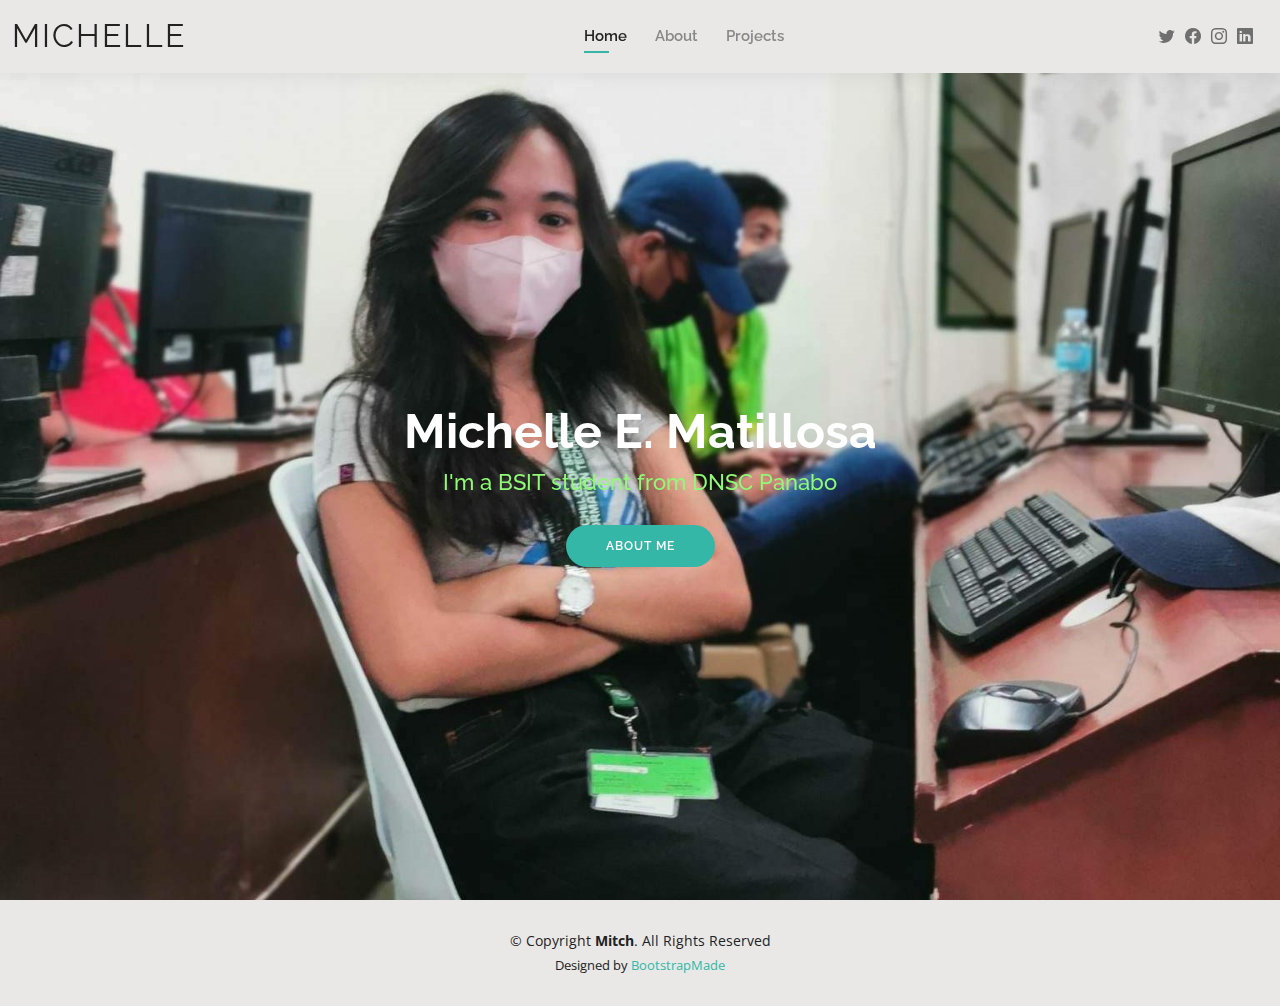
<file: index.html>
<!DOCTYPE html>
<html lang="en">

<head>
  <meta charset="utf-8">
  <meta content="width=device-width, initial-scale=1.0" name="viewport">

  <title>Mitch Portfolio - Home</title>
  <meta content="" name="description">
  <meta content="" name="keywords">

  <!-- Favicons -->
  <link href="assets/img/favicon.png" rel="icon">
  <link href="assets/img/apple-touch-icon.png" rel="apple-touch-icon">

  <!-- Google Fonts -->
  <link href="https://fonts.googleapis.com/css?family=Open+Sans:300,300i,400,400i,600,600i,700,700i|Raleway:300,300i,400,400i,500,500i,600,600i,700,700i|Poppins:300,300i,400,400i,500,500i,600,600i,700,700i" rel="stylesheet">

  <!-- Vendor CSS Files -->
  <link href="assets/vendor/aos/aos.css" rel="stylesheet">
  <link href="assets/vendor/bootstrap/css/bootstrap.min.css" rel="stylesheet">
  <link href="assets/vendor/bootstrap-icons/bootstrap-icons.css" rel="stylesheet">
  <link href="assets/vendor/boxicons/css/boxicons.min.css" rel="stylesheet">
  <link href="assets/vendor/glightbox/css/glightbox.min.css" rel="stylesheet">
  <link href="assets/vendor/swiper/swiper-bundle.min.css" rel="stylesheet">

  <!-- Template Main CSS File -->
  <link href="assets/css/style.css" rel="stylesheet">

  <!-- =======================================================
  * Template Name: Kelly
  * Template URL: https://bootstrapmade.com/kelly-free-bootstrap-cv-resume-html-template/
  * Updated: Mar 17 2024 with Bootstrap v5.3.3
  * Author: BootstrapMade.com
  * License: https://bootstrapmade.com/license/
  ======================================================== -->
</head>

<body>

  <!-- ======= Header ======= -->
  <header id="header" class="fixed-top">
    <div class="container-fluid d-flex justify-content-between align-items-center">

      <h1 class="logo me-auto me-lg-0"><a href="index.html">Michelle</a></h1>
      <!-- Uncomment below if you prefer to use an image logo -->
      <!-- <a href="index.html" class="logo"><img src="assets/img/logo.png" alt="" class="img-fluid"></a>-->

      <nav id="navbar" class="navbar order-last order-lg-0">
        <ul>
          <li><a class="active" href="index.html">Home</a></li>
          <li><a href="about.html">About</a></li>

          <li><a href="services.html">Projects</a></li>

        </ul>
        <i class="bi bi-list mobile-nav-toggle"></i>
      </nav><!-- .navbar -->

      <div class="header-social-links">
        <a href="#" class="twitter"><i class="bi bi-twitter"></i></a>
        <a href="#" class="facebook"><i class="bi bi-facebook"></i></a>
        <a href="#" class="instagram"><i class="bi bi-instagram"></i></a>
        <a href="#" class="linkedin"><i class="bi bi-linkedin"></i></i></a>
      </div>

    </div>

  </header><!-- End Header -->

  <!-- ======= Hero Section ======= -->
  <section id="hero" class="d-flex align-items-center">
    <div class="container d-flex flex-column align-items-center" data-aos="zoom-in" data-aos-delay="100">
      <h1>Michelle E. Matillosa</h1>
      <h2>I'm a BSIT student   from DNSC Panabo</h2>
      <a href="about.html" class="btn-about">About Me</a>
    </div>
  </section><!-- End Hero -->

  <!-- ======= Footer ======= -->
  <footer id="footer">
    <div class="container">
      <div class="copyright">
        &copy; Copyright <strong><span> Mitch</span></strong>. All Rights Reserved
      </div>
      <div class="credits">
        <!-- All the links in the footer should remain intact. -->
        <!-- You can delete the links only if you purchased the pro version. -->
        <!-- Licensing information: https://bootstrapmade.com/license/ -->
        <!-- Purchase the pro version with working PHP/AJAX contact form: https://bootstrapmade.com/kelly-free-bootstrap-cv-resume-html-template/ -->
        Designed by <a href="https://bootstrapmade.com/">BootstrapMade</a>
      </div>
    </div>
  </footer><!-- End  Footer -->

  <div id="preloader"></div>
  <a href="#" class="back-to-top d-flex align-items-center justify-content-center"><i class="bi bi-arrow-up-short"></i></a>

  <!-- Vendor JS Files -->
  <script src="assets/vendor/purecounter/purecounter_vanilla.js"></script>
  <script src="assets/vendor/aos/aos.js"></script>
  <script src="assets/vendor/bootstrap/js/bootstrap.bundle.min.js"></script>
  <script src="assets/vendor/glightbox/js/glightbox.min.js"></script>
  <script src="assets/vendor/isotope-layout/isotope.pkgd.min.js"></script>
  <script src="assets/vendor/swiper/swiper-bundle.min.js"></script>
  <script src="assets/vendor/waypoints/noframework.waypoints.js"></script>
  <script src="assets/vendor/php-email-form/validate.js"></script>

  <!-- Template Main JS File -->
  <script src="assets/js/main.js"></script>

</body>

</html>
</file>
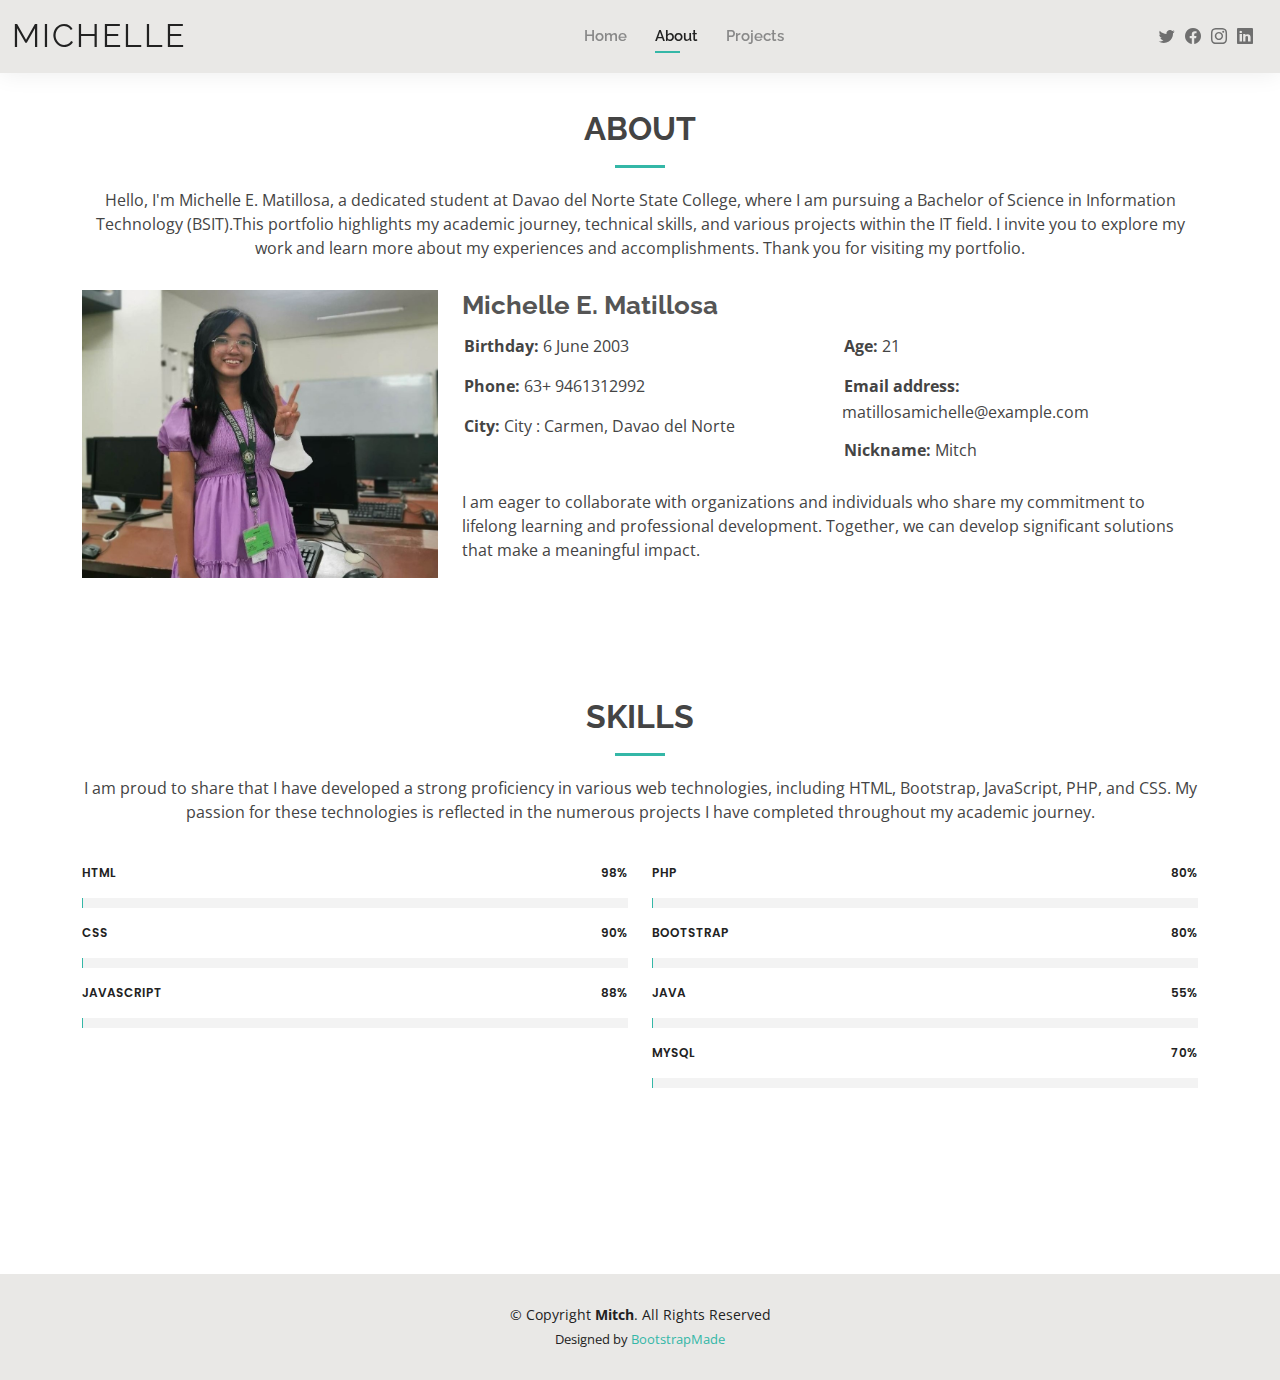
<file: about.html>
<!DOCTYPE html>
<html lang="en">

<head>
  <meta charset="utf-8">
  <meta content="width=device-width, initial-scale=1.0" name="viewport">

  <title>About - Michelle Portfolio</title>
  <meta content="" name="description">
  <meta content="" name="keywords">

  <!-- Favicons -->
  <link href="assets/img/favicon.png" rel="icon">
  <link href="assets/img/apple-touch-icon.png" rel="apple-touch-icon">

  <!-- Google Fonts -->
  <link href="https://fonts.googleapis.com/css?family=Open+Sans:300,300i,400,400i,600,600i,700,700i|Raleway:300,300i,400,400i,500,500i,600,600i,700,700i|Poppins:300,300i,400,400i,500,500i,600,600i,700,700i" rel="stylesheet">

  <!-- Vendor CSS Files -->
  <link href="assets/vendor/aos/aos.css" rel="stylesheet">
  <link href="assets/vendor/bootstrap/css/bootstrap.min.css" rel="stylesheet">
  <link href="assets/vendor/bootstrap-icons/bootstrap-icons.css" rel="stylesheet">
  <link href="assets/vendor/boxicons/css/boxicons.min.css" rel="stylesheet">
  <link href="assets/vendor/glightbox/css/glightbox.min.css" rel="stylesheet">
  <link href="assets/vendor/swiper/swiper-bundle.min.css" rel="stylesheet">

  <!-- Template Main CSS File -->
  <link href="assets/css/style.css" rel="stylesheet">

  <!-- =======================================================
  * Template Name: Kelly
  * Template URL: https://bootstrapmade.com/kelly-free-bootstrap-cv-resume-html-template/
  * Updated: Mar 17 2024 with Bootstrap v5.3.3
  * Author: BootstrapMade.com
  * License: https://bootstrapmade.com/license/
  ======================================================== -->
</head>

<body>

  <!-- ======= Header ======= -->
  <header id="header" class="fixed-top">
    <div class="container-fluid d-flex justify-content-between align-items-center">

      <h1 class="logo me-auto me-lg-0"><a href="index.html">Michelle</a></h1>
      <!-- Uncomment below if you prefer to use an image logo -->
      <!-- <a href="index.html" class="logo"><img src="assets/img/logo.png" alt="" class="img-fluid"></a>-->

      <nav id="navbar" class="navbar order-last order-lg-0">
        <ul>
          <li><a href="index.html">Home</a></li>
          <li><a class="active" href="about.html">About</a></li>
  
          <li><a href="services.html">Projects</a></li>

        </ul>
        <i class="bi bi-list mobile-nav-toggle"></i>
      </nav><!-- .navbar -->

      <div class="header-social-links">
        <a href="#" class="twitter"><i class="bi bi-twitter"></i></a>
        <a href="#" class="facebook"><i class="bi bi-facebook"></i></a>
        <a href="#" class="instagram"><i class="bi bi-instagram"></i></a>
        <a href="#" class="linkedin"><i class="bi bi-linkedin"></i></i></a>
      </div>

    </div>

  </header><!-- End Header -->

  <main id="main">

    <!-- ======= About Section ======= -->
    <section id="about" class="about">
      <div class="container" data-aos="fade-up">

        <div class="section-title">
          <h2>About</h2>
          <p>Hello, I'm Michelle E. Matillosa, a dedicated student at Davao del Norte State College, where I am pursuing a Bachelor of Science in Information Technology (BSIT).This portfolio highlights my academic journey, technical skills, and various projects within the IT field. I invite you to explore my work and learn more about my experiences and accomplishments. Thank you for visiting my portfolio.</p>
        </div>

        <div class="row">
          <div class="col-lg-4">
            <img src="assets/img/Hi1.jpg" class="img-fluid" alt="">
          </div>
          <div class="col-lg-8 pt-4 pt-lg-0 content">
            <h3>Michelle E. Matillosa</h3>
           
            <div class="row">
              <div class="col-lg-6">
                <ul>
                  <li><i class="bi bi-rounded-right"></i> <strong>Birthday:</strong> 6 June 2003</li>

                  <li><i class="bi bi-rounded-right"></i> <strong>Phone:</strong> 63+ 9461312992</li>
                  <li><i class="bi bi-rounded-right"></i> <strong>City:</strong> City : Carmen, Davao del Norte</li>
                </ul>
              </div>
              <div class="col-lg-6">
                <ul>
                  <li><i class="bi bi-rounded-right"></i> <strong>Age:</strong> 21</li>

                  <li><i class="bi bi-rounded-right"></i> <strong>Email address:</strong> matillosamichelle@example.com</li>
                  <li><i class="bi bi-rounded-right"></i> <strong>Nickname:</strong> Mitch</li>
                </ul>
              </div>
           
            </div>
            <p>
            I am eager to collaborate with organizations and individuals who share my commitment to lifelong learning and professional development. Together, we can develop significant solutions that make a meaningful impact.
            </p>
          </div>
        </div>

      </div>
    </section><!-- End About Section -->

    <!-- ======= Skills Section ======= -->
    <section id="skills" class="skills">
      <div class="container" data-aos="fade-up">

        <div class="section-title">
          <h2>Skills</h2>
          <p>I am proud to share that I have developed a strong proficiency in various web technologies, including HTML, Bootstrap, JavaScript, PHP, and CSS. My passion for these technologies is reflected in the numerous projects I have completed throughout my academic journey.</p>
        </div>

        <div class="row skills-content">

          <div class="col-lg-6">

            <div class="progress">
              <span class="skill">HTML <i class="val">98%</i></span>
              <div class="progress-bar-wrap">
                <div class="progress-bar" role="progressbar" aria-valuenow="100" aria-valuemin="0" aria-valuemax="100"></div>
              </div>
            </div>

            <div class="progress">
              <span class="skill">CSS <i class="val">90%</i></span>
              <div class="progress-bar-wrap">
                <div class="progress-bar" role="progressbar" aria-valuenow="90" aria-valuemin="0" aria-valuemax="100"></div>
              </div>
            </div>

            <div class="progress">
              <span class="skill">JavaScript <i class="val">88%</i></span>
              <div class="progress-bar-wrap">
                <div class="progress-bar" role="progressbar" aria-valuenow="75" aria-valuemin="0" aria-valuemax="100"></div>
              </div>
            </div>

          </div>

          <div class="col-lg-6">

            <div class="progress">
              <span class="skill">PHP <i class="val">80%</i></span>
              <div class="progress-bar-wrap">
                <div class="progress-bar" role="progressbar" aria-valuenow="80" aria-valuemin="0" aria-valuemax="100"></div>
              </div>
            </div>

            <div class="progress">
              <span class="skill">Bootstrap <i class="val">80%</i></span>
              <div class="progress-bar-wrap">
                <div class="progress-bar" role="progressbar" aria-valuenow="90" aria-valuemin="0" aria-valuemax="100"></div>
              </div>
            </div>

            <div class="progress">
              <span class="skill">Java <i class="val">55%</i></span>
              <div class="progress-bar-wrap">
                <div class="progress-bar" role="progressbar" aria-valuenow="55" aria-valuemin="0" aria-valuemax="100"></div>
              </div>
            </div>
            
            <div class="progress">
              <span class="skill">MySQL <i class="val">70%</i></span>
              <div class="progress-bar-wrap">
                <div class="progress-bar" role="progressbar" aria-valuenow="55" aria-valuemin="0" aria-valuemax="100"></div>
              </div>
            </div>

          </div>

        </div>

      </div>
    </section><!-- End Skills Section -->

    <!-- ======= Facts Section ======= -->
    <section id="facts" class="facts">
      <div class="container" data-aos="fade-up">

      
      
      </div>
    </section><!-- End Facts Section -->

 

  <!-- ======= Footer ======= -->
  <footer id="footer">
    <div class="container">
      <div class="copyright">
        &copy; Copyright <strong><span>Mitch</span></strong>. All Rights Reserved
      </div>
      <div class="credits">
        <!-- All the links in the footer should remain intact. -->
        <!-- You can delete the links only if you purchased the pro version. -->
        <!-- Licensing information: https://bootstrapmade.com/license/ -->
        <!-- Purchase the pro version with working PHP/AJAX contact form: https://bootstrapmade.com/kelly-free-bootstrap-cv-resume-html-template/ -->
        Designed by <a href="https://bootstrapmade.com/">BootstrapMade</a>
      </div>
    </div>
  </footer><!-- End  Footer -->

  <div id="preloader"></div>
  <a href="#" class="back-to-top d-flex align-items-center justify-content-center"><i class="bi bi-arrow-up-short"></i></a>

  <!-- Vendor JS Files -->
  <script src="assets/vendor/purecounter/purecounter_vanilla.js"></script>
  <script src="assets/vendor/aos/aos.js"></script>
  <script src="assets/vendor/bootstrap/js/bootstrap.bundle.min.js"></script>
  <script src="assets/vendor/glightbox/js/glightbox.min.js"></script>
  <script src="assets/vendor/isotope-layout/isotope.pkgd.min.js"></script>
  <script src="assets/vendor/swiper/swiper-bundle.min.js"></script>
  <script src="assets/vendor/waypoints/noframework.waypoints.js"></script>
  <script src="assets/vendor/php-email-form/validate.js"></script>

  <!-- Template Main JS File -->
  <script src="assets/js/main.js"></script>

</body>

</html>
</file>
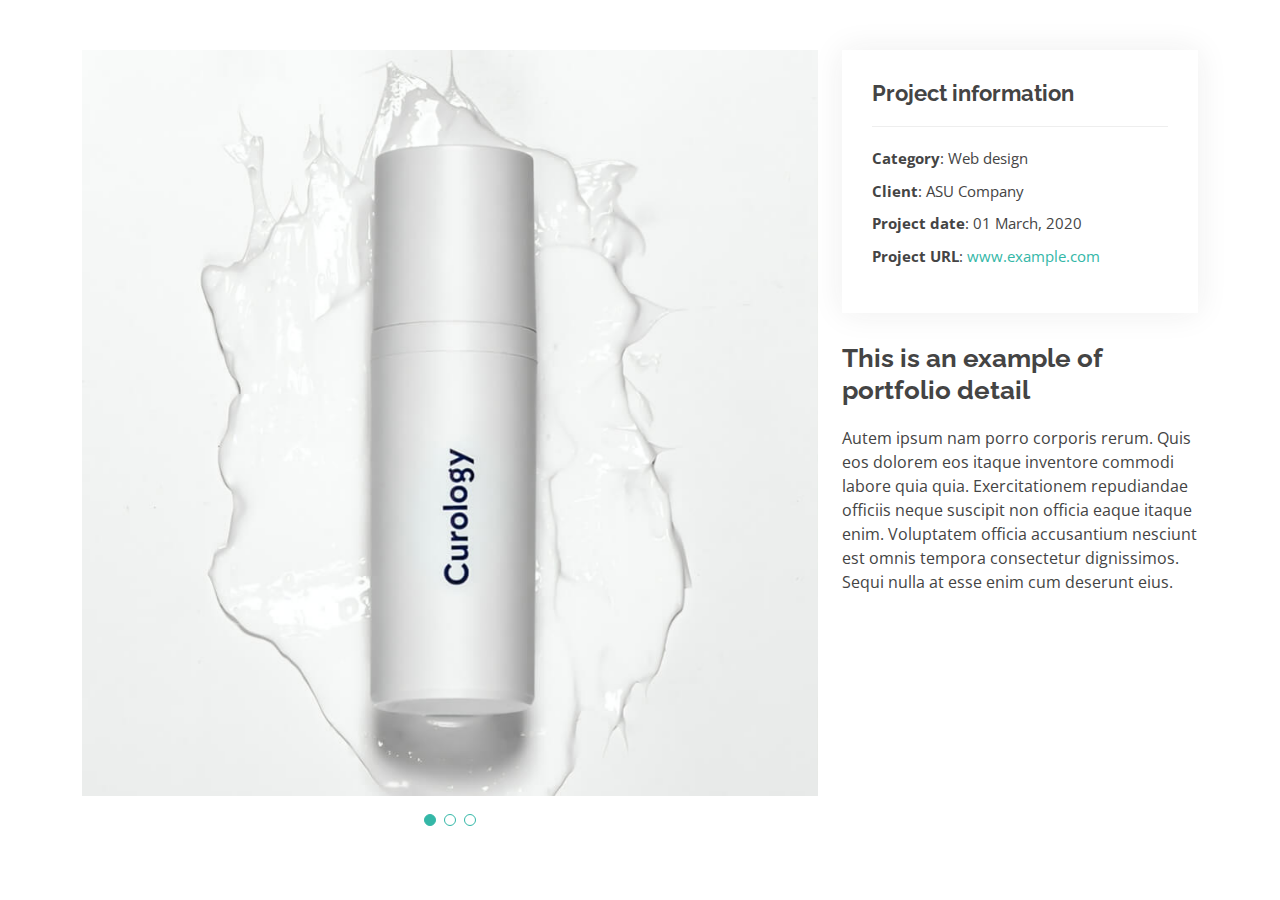
<file: portfolio-details.html>
<!DOCTYPE html>
<html lang="en">

<head>
  <meta charset="utf-8">
  <meta content="width=device-width, initial-scale=1.0" name="viewport">

  <title>Portfolio Details - Kelly Bootstrap Template</title>
  <meta content="" name="description">
  <meta content="" name="keywords">

  <!-- Favicons -->
  <link href="assets/img/favicon.png" rel="icon">
  <link href="assets/img/apple-touch-icon.png" rel="apple-touch-icon">

  <!-- Google Fonts -->
  <link href="https://fonts.googleapis.com/css?family=Open+Sans:300,300i,400,400i,600,600i,700,700i|Raleway:300,300i,400,400i,500,500i,600,600i,700,700i|Poppins:300,300i,400,400i,500,500i,600,600i,700,700i" rel="stylesheet">

  <!-- Vendor CSS Files -->
  <link href="assets/vendor/aos/aos.css" rel="stylesheet">
  <link href="assets/vendor/bootstrap/css/bootstrap.min.css" rel="stylesheet">
  <link href="assets/vendor/bootstrap-icons/bootstrap-icons.css" rel="stylesheet">
  <link href="assets/vendor/boxicons/css/boxicons.min.css" rel="stylesheet">
  <link href="assets/vendor/glightbox/css/glightbox.min.css" rel="stylesheet">
  <link href="assets/vendor/swiper/swiper-bundle.min.css" rel="stylesheet">

  <!-- Template Main CSS File -->
  <link href="assets/css/style.css" rel="stylesheet">

  <!-- =======================================================
  * Template Name: Kelly
  * Template URL: https://bootstrapmade.com/kelly-free-bootstrap-cv-resume-html-template/
  * Updated: Mar 17 2024 with Bootstrap v5.3.3
  * Author: BootstrapMade.com
  * License: https://bootstrapmade.com/license/
  ======================================================== -->
</head>

<body>

  <main id="main">

    <!-- ======= Portfolio Details Section ======= -->
    <section id="portfolio-details" class="portfolio-details">
      <div class="container">

        <div class="row gy-4">

          <div class="col-lg-8">
            <div class="portfolio-details-slider swiper">
              <div class="swiper-wrapper align-items-center">

                <div class="swiper-slide">
                  <img src="assets/img/portfolio/portfolio-1.jpg" alt="">
                </div>

                <div class="swiper-slide">
                  <img src="assets/img/portfolio/portfolio-2.jpg" alt="">
                </div>

                <div class="swiper-slide">
                  <img src="assets/img/portfolio/portfolio-3.jpg" alt="">
                </div>

              </div>
              <div class="swiper-pagination"></div>
            </div>
          </div>

          <div class="col-lg-4">
            <div class="portfolio-info">
              <h3>Project information</h3>
              <ul>
                <li><strong>Category</strong>: Web design</li>
                <li><strong>Client</strong>: ASU Company</li>
                <li><strong>Project date</strong>: 01 March, 2020</li>
                <li><strong>Project URL</strong>: <a href="#">www.example.com</a></li>
              </ul>
            </div>
            <div class="portfolio-description">
              <h2>This is an example of portfolio detail</h2>
              <p>
                Autem ipsum nam porro corporis rerum. Quis eos dolorem eos itaque inventore commodi labore quia quia. Exercitationem repudiandae officiis neque suscipit non officia eaque itaque enim. Voluptatem officia accusantium nesciunt est omnis tempora consectetur dignissimos. Sequi nulla at esse enim cum deserunt eius.
              </p>
            </div>
          </div>

        </div>

      </div>
    </section><!-- End Portfolio Details Section -->

  </main><!-- End #main -->

  <div id="preloader"></div>
  <a href="#" class="back-to-top d-flex align-items-center justify-content-center"><i class="bi bi-arrow-up-short"></i></a>

  <!-- Vendor JS Files -->
  <script src="assets/vendor/purecounter/purecounter_vanilla.js"></script>
  <script src="assets/vendor/aos/aos.js"></script>
  <script src="assets/vendor/bootstrap/js/bootstrap.bundle.min.js"></script>
  <script src="assets/vendor/glightbox/js/glightbox.min.js"></script>
  <script src="assets/vendor/isotope-layout/isotope.pkgd.min.js"></script>
  <script src="assets/vendor/swiper/swiper-bundle.min.js"></script>
  <script src="assets/vendor/waypoints/noframework.waypoints.js"></script>
  <script src="assets/vendor/php-email-form/validate.js"></script>

  <!-- Template Main JS File -->
  <script src="assets/js/main.js"></script>

</body>

</html>
</file>
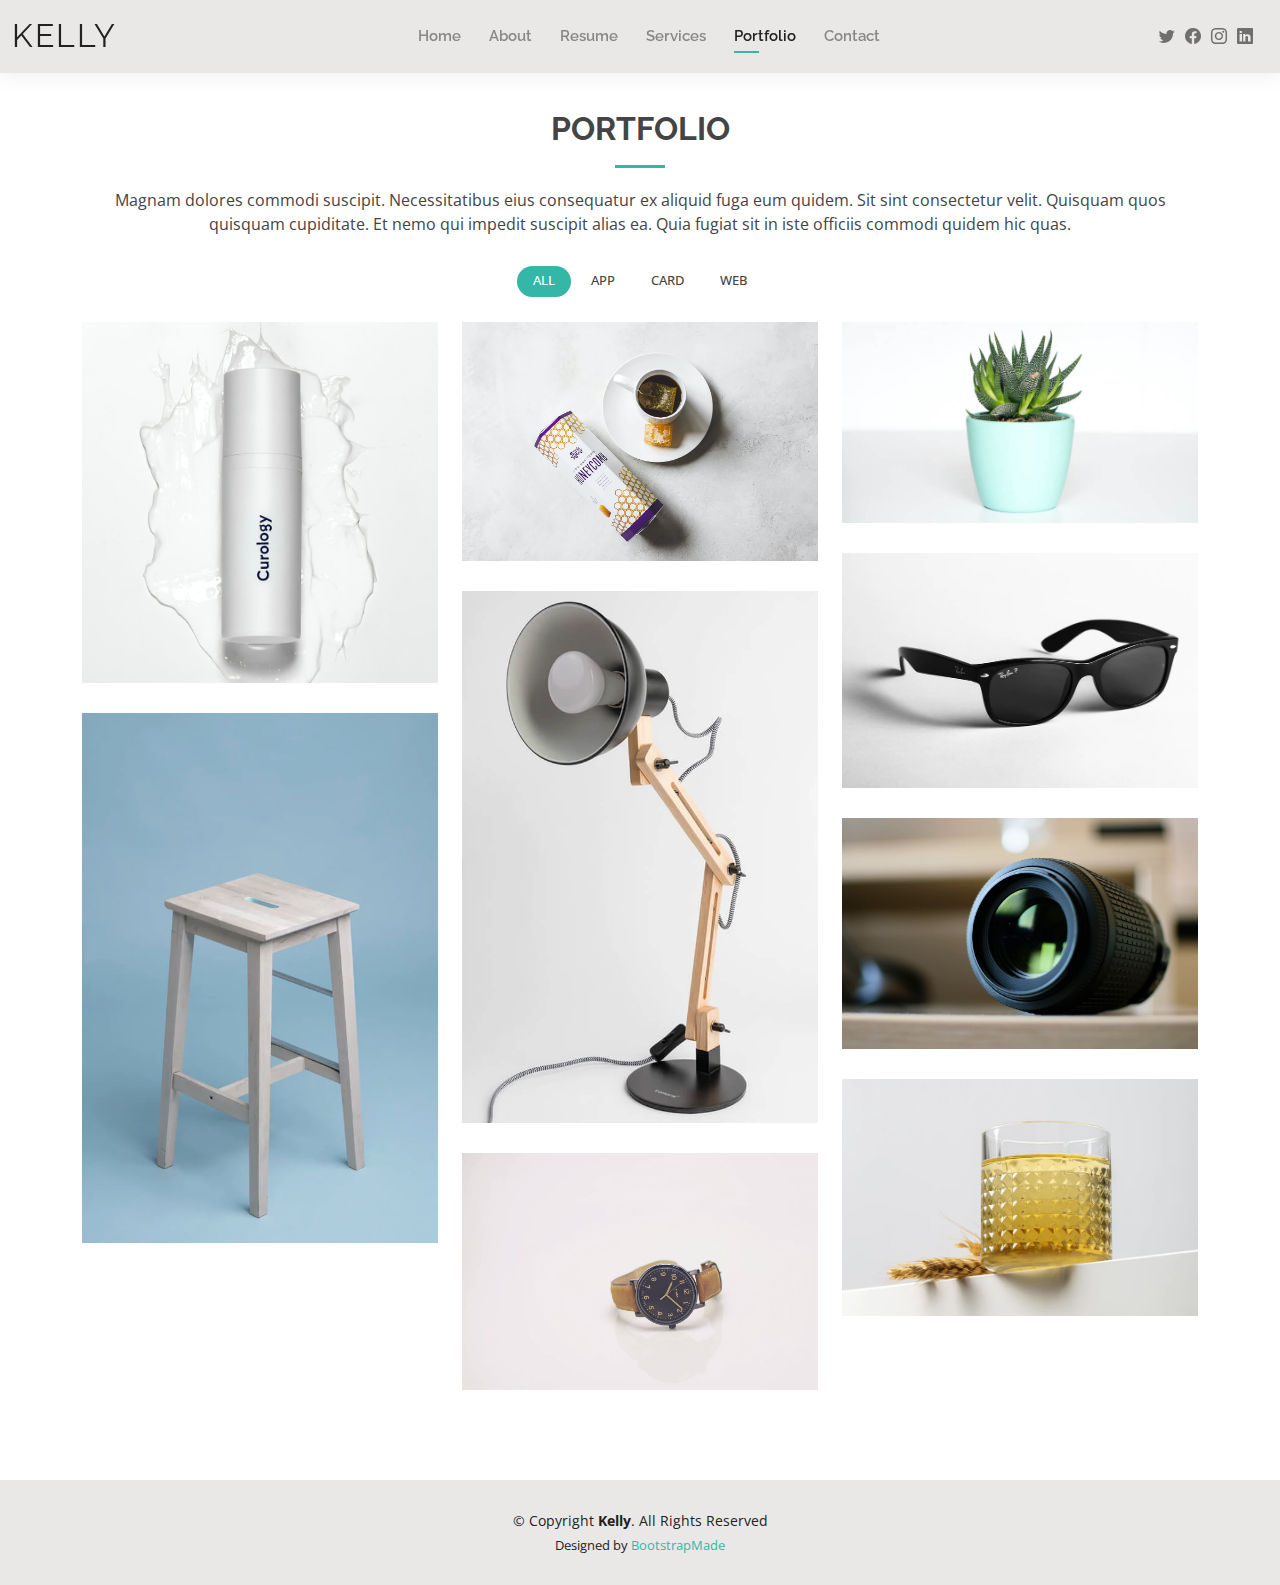
<file: portfolio.html>
<!DOCTYPE html>
<html lang="en">

<head>
  <meta charset="utf-8">
  <meta content="width=device-width, initial-scale=1.0" name="viewport">

  <title>Portfolio - Kelly Bootstrap Template</title>
  <meta content="" name="description">
  <meta content="" name="keywords">

  <!-- Favicons -->
  <link href="assets/img/favicon.png" rel="icon">
  <link href="assets/img/apple-touch-icon.png" rel="apple-touch-icon">

  <!-- Google Fonts -->
  <link href="https://fonts.googleapis.com/css?family=Open+Sans:300,300i,400,400i,600,600i,700,700i|Raleway:300,300i,400,400i,500,500i,600,600i,700,700i|Poppins:300,300i,400,400i,500,500i,600,600i,700,700i" rel="stylesheet">

  <!-- Vendor CSS Files -->
  <link href="assets/vendor/aos/aos.css" rel="stylesheet">
  <link href="assets/vendor/bootstrap/css/bootstrap.min.css" rel="stylesheet">
  <link href="assets/vendor/bootstrap-icons/bootstrap-icons.css" rel="stylesheet">
  <link href="assets/vendor/boxicons/css/boxicons.min.css" rel="stylesheet">
  <link href="assets/vendor/glightbox/css/glightbox.min.css" rel="stylesheet">
  <link href="assets/vendor/swiper/swiper-bundle.min.css" rel="stylesheet">

  <!-- Template Main CSS File -->
  <link href="assets/css/style.css" rel="stylesheet">

  <!-- =======================================================
  * Template Name: Kelly
  * Template URL: https://bootstrapmade.com/kelly-free-bootstrap-cv-resume-html-template/
  * Updated: Mar 17 2024 with Bootstrap v5.3.3
  * Author: BootstrapMade.com
  * License: https://bootstrapmade.com/license/
  ======================================================== -->
</head>

<body>

  <!-- ======= Header ======= -->
  <header id="header" class="fixed-top">
    <div class="container-fluid d-flex justify-content-between align-items-center">

      <h1 class="logo me-auto me-lg-0"><a href="index.html">Kelly</a></h1>
      <!-- Uncomment below if you prefer to use an image logo -->
      <!-- <a href="index.html" class="logo"><img src="assets/img/logo.png" alt="" class="img-fluid"></a>-->

      <nav id="navbar" class="navbar order-last order-lg-0">
        <ul>
          <li><a href="index.html">Home</a></li>
          <li><a href="about.html">About</a></li>
          <li><a href="resume.html">Resume</a></li>
          <li><a href="services.html">Services</a></li>
          <li><a class="active" href="portfolio.html">Portfolio</a></li>
          <li><a href="contact.html">Contact</a></li>
        </ul>
        <i class="bi bi-list mobile-nav-toggle"></i>
      </nav><!-- .navbar -->

      <div class="header-social-links">
        <a href="#" class="twitter"><i class="bi bi-twitter"></i></a>
        <a href="#" class="facebook"><i class="bi bi-facebook"></i></a>
        <a href="#" class="instagram"><i class="bi bi-instagram"></i></a>
        <a href="#" class="linkedin"><i class="bi bi-linkedin"></i></i></a>
      </div>

    </div>

  </header><!-- End Header -->

  <main id="main">

    <!-- ======= Portfolio Section ======= -->
    <section id="portfolio" class="portfolio">
      <div class="container" data-aos="fade-up">

        <div class="section-title">
          <h2>Portfolio</h2>
          <p>Magnam dolores commodi suscipit. Necessitatibus eius consequatur ex aliquid fuga eum quidem. Sit sint consectetur velit. Quisquam quos quisquam cupiditate. Et nemo qui impedit suscipit alias ea. Quia fugiat sit in iste officiis commodi quidem hic quas.</p>
        </div>

        <div class="row" data-aos="fade-up" data-aos-delay="100">
          <div class="col-lg-12 d-flex justify-content-center">
            <ul id="portfolio-flters">
              <li data-filter="*" class="filter-active">All</li>
              <li data-filter=".filter-app">App</li>
              <li data-filter=".filter-card">Card</li>
              <li data-filter=".filter-web">Web</li>
            </ul>
          </div>
        </div>

        <div class="row portfolio-container" data-aos="fade-up" data-aos-delay="200">

          <div class="col-lg-4 col-md-6 portfolio-item filter-app">
            <div class="portfolio-wrap">
              <img src="assets/img/portfolio/portfolio-1.jpg" class="img-fluid" alt="">
              <div class="portfolio-info">
                <h4>App 1</h4>
                <p>App</p>
                <div class="portfolio-links">
                  <a href="assets/img/portfolio/portfolio-1.jpg" data-gallery="portfolioGallery" class="portfolio-lightbox" title="App 1"><i class="bx bx-plus"></i></a>
                  <a href="portfolio-details.html" class="portfolio-details-lightbox" data-glightbox="type: external" title="Portfolio Details"><i class="bx bx-link"></i></a>
                </div>
              </div>
            </div>
          </div>

          <div class="col-lg-4 col-md-6 portfolio-item filter-web">
            <div class="portfolio-wrap">
              <img src="assets/img/portfolio/portfolio-2.jpg" class="img-fluid" alt="">
              <div class="portfolio-info">
                <h4>Web 3</h4>
                <p>Web</p>
                <div class="portfolio-links">
                  <a href="assets/img/portfolio/portfolio-2.jpg" data-gallery="portfolioGallery" class="portfolio-lightbox" title="Web 3"><i class="bx bx-plus"></i></a>
                  <a href="portfolio-details.html" class="portfolio-details-lightbox" data-glightbox="type: external" title="Portfolio Details"><i class="bx bx-link"></i></a>
                </div>
              </div>
            </div>
          </div>

          <div class="col-lg-4 col-md-6 portfolio-item filter-app">
            <div class="portfolio-wrap">
              <img src="assets/img/portfolio/portfolio-3.jpg" class="img-fluid" alt="">
              <div class="portfolio-info">
                <h4>App 2</h4>
                <p>App</p>
                <div class="portfolio-links">
                  <a href="assets/img/portfolio/portfolio-3.jpg" data-gallery="portfolioGallery" class="portfolio-lightbox" title="App 2"><i class="bx bx-plus"></i></a>
                  <a href="portfolio-details.html" class="portfolio-details-lightbox" data-glightbox="type: external" title="Portfolio Details"><i class="bx bx-link"></i></a>
                </div>
              </div>
            </div>
          </div>

          <div class="col-lg-4 col-md-6 portfolio-item filter-card">
            <div class="portfolio-wrap">
              <img src="assets/img/portfolio/portfolio-4.jpg" class="img-fluid" alt="">
              <div class="portfolio-info">
                <h4>Card 2</h4>
                <p>Card</p>
                <div class="portfolio-links">
                  <a href="assets/img/portfolio/portfolio-4.jpg" data-gallery="portfolioGallery" class="portfolio-lightbox" title="Card 2"><i class="bx bx-plus"></i></a>
                  <a href="portfolio-details.html" class="portfolio-details-lightbox" data-glightbox="type: external" title="Portfolio Details"><i class="bx bx-link"></i></a>
                </div>
              </div>
            </div>
          </div>

          <div class="col-lg-4 col-md-6 portfolio-item filter-web">
            <div class="portfolio-wrap">
              <img src="assets/img/portfolio/portfolio-5.jpg" class="img-fluid" alt="">
              <div class="portfolio-info">
                <h4>Web 2</h4>
                <p>Web</p>
                <div class="portfolio-links">
                  <a href="assets/img/portfolio/portfolio-5.jpg" data-gallery="portfolioGallery" class="portfolio-lightbox" title="Web 2"><i class="bx bx-plus"></i></a>
                  <a href="portfolio-details.html" class="portfolio-details-lightbox" data-glightbox="type: external" title="Portfolio Details"><i class="bx bx-link"></i></a>
                </div>
              </div>
            </div>
          </div>

          <div class="col-lg-4 col-md-6 portfolio-item filter-app">
            <div class="portfolio-wrap">
              <img src="assets/img/portfolio/portfolio-6.jpg" class="img-fluid" alt="">
              <div class="portfolio-info">
                <h4>App 3</h4>
                <p>App</p>
                <div class="portfolio-links">
                  <a href="assets/img/portfolio/portfolio-6.jpg" data-gallery="portfolioGallery" class="portfolio-lightbox" title="App 3"><i class="bx bx-plus"></i></a>
                  <a href="portfolio-details.html" class="portfolio-details-lightbox" data-glightbox="type: external" title="Portfolio Details"><i class="bx bx-link"></i></a>
                </div>
              </div>
            </div>
          </div>

          <div class="col-lg-4 col-md-6 portfolio-item filter-card">
            <div class="portfolio-wrap">
              <img src="assets/img/portfolio/portfolio-7.jpg" class="img-fluid" alt="">
              <div class="portfolio-info">
                <h4>Card 1</h4>
                <p>Card</p>
                <div class="portfolio-links">
                  <a href="assets/img/portfolio/portfolio-7.jpg" data-gallery="portfolioGallery" class="portfolio-lightbox" title="Card 1"><i class="bx bx-plus"></i></a>
                  <a href="portfolio-details.html" class="portfolio-details-lightbox" data-glightbox="type: external" title="Portfolio Details"><i class="bx bx-link"></i></a>
                </div>
              </div>
            </div>
          </div>

          <div class="col-lg-4 col-md-6 portfolio-item filter-card">
            <div class="portfolio-wrap">
              <img src="assets/img/portfolio/portfolio-8.jpg" class="img-fluid" alt="">
              <div class="portfolio-info">
                <h4>Card 3</h4>
                <p>Card</p>
                <div class="portfolio-links">
                  <a href="assets/img/portfolio/portfolio-8.jpg" data-gallery="portfolioGallery" class="portfolio-lightbox" title="Card 3"><i class="bx bx-plus"></i></a>
                  <a href="portfolio-details.html" class="portfolio-details-lightbox" data-glightbox="type: external" title="Portfolio Details"><i class="bx bx-link"></i></a>
                </div>
              </div>
            </div>
          </div>

          <div class="col-lg-4 col-md-6 portfolio-item filter-web">
            <div class="portfolio-wrap">
              <img src="assets/img/portfolio/portfolio-9.jpg" class="img-fluid" alt="">
              <div class="portfolio-info">
                <h4>Web 3</h4>
                <p>Web</p>
                <div class="portfolio-links">
                  <a href="assets/img/portfolio/portfolio-9.jpg" data-gallery="portfolioGallery" class="portfolio-lightbox" title="Web 3"><i class="bx bx-plus"></i></a>
                  <a href="portfolio-details.html" class="portfolio-details-lightbox" data-glightbox="type: external" title="Portfolio Details"><i class="bx bx-link"></i></a>
                </div>
              </div>
            </div>
          </div>

        </div>

      </div>
    </section><!-- End Portfolio Section -->

  </main><!-- End #main -->

  <!-- ======= Footer ======= -->
  <footer id="footer">
    <div class="container">
      <div class="copyright">
        &copy; Copyright <strong><span>Kelly</span></strong>. All Rights Reserved
      </div>
      <div class="credits">
        <!-- All the links in the footer should remain intact. -->
        <!-- You can delete the links only if you purchased the pro version. -->
        <!-- Licensing information: https://bootstrapmade.com/license/ -->
        <!-- Purchase the pro version with working PHP/AJAX contact form: https://bootstrapmade.com/kelly-free-bootstrap-cv-resume-html-template/ -->
        Designed by <a href="https://bootstrapmade.com/">BootstrapMade</a>
      </div>
    </div>
  </footer><!-- End  Footer -->

  <div id="preloader"></div>
  <a href="#" class="back-to-top d-flex align-items-center justify-content-center"><i class="bi bi-arrow-up-short"></i></a>

  <!-- Vendor JS Files -->
  <script src="assets/vendor/purecounter/purecounter_vanilla.js"></script>
  <script src="assets/vendor/aos/aos.js"></script>
  <script src="assets/vendor/bootstrap/js/bootstrap.bundle.min.js"></script>
  <script src="assets/vendor/glightbox/js/glightbox.min.js"></script>
  <script src="assets/vendor/isotope-layout/isotope.pkgd.min.js"></script>
  <script src="assets/vendor/swiper/swiper-bundle.min.js"></script>
  <script src="assets/vendor/waypoints/noframework.waypoints.js"></script>
  <script src="assets/vendor/php-email-form/validate.js"></script>

  <!-- Template Main JS File -->
  <script src="assets/js/main.js"></script>

</body>

</html>
</file>
<file: assets/css/style.css>
/**
* Template Name: Kelly
* Template URL: https://bootstrapmade.com/kelly-free-bootstrap-cv-resume-html-template/
* Updated: Mar 17 2024 with Bootstrap v5.3.3
* Author: BootstrapMade.com
* License: https://bootstrapmade.com/license/
*/

/*--------------------------------------------------------------
# General
--------------------------------------------------------------*/
body {
  font-family: "Open Sans", sans-serif;
  color: #444444;
}

a {
  color: #34b7a7;
  text-decoration: none;
}

a:hover {
  color: #51cdbe;
  text-decoration: none;
}

h1,
h2,
h3,
h4,
h5,
h6 {
  font-family: "Raleway", sans-serif;
}

#main {
  margin-top: 50px;
}

@media (max-width: 992px) {
  #main {
    margin-top: 30px;
  }
}

/*--------------------------------------------------------------
# Preloader
--------------------------------------------------------------*/
#preloader {
  position: fixed;
  top: 0;
  left: 0;
  right: 0;
  bottom: 0;
  z-index: 9999;
  overflow: hidden;
  background: #fff;
}

#preloader:before {
  content: "";
  position: fixed;
  top: calc(50% - 30px);
  left: calc(50% - 30px);
  border: 6px solid #34b7a7;
  border-top-color: #dcf5f2;
  border-radius: 50%;
  width: 60px;
  height: 60px;
  animation: animate-preloader 1s linear infinite;
}

@keyframes animate-preloader {
  0% {
    transform: rotate(0deg);
  }

  100% {
    transform: rotate(360deg);
  }
}

/*--------------------------------------------------------------
# Back to top button
--------------------------------------------------------------*/
.back-to-top {
  position: fixed;
  visibility: hidden;
  opacity: 0;
  right: 15px;
  bottom: 15px;
  z-index: 996;
  background: #34b7a7;
  width: 40px;
  height: 40px;
  border-radius: 50px;
  transition: all 0.4s;
}

.back-to-top i {
  font-size: 24px;
  color: #fff;
  line-height: 0;
}

.back-to-top:hover {
  background: #49cbbb;
  color: #fff;
}

.back-to-top.active {
  visibility: visible;
  opacity: 1;
}

/*--------------------------------------------------------------
# Header
--------------------------------------------------------------*/
#header {
  background: #e9e8e6;
  box-shadow: 0px 0px 25px 0 rgba(0, 0, 0, 0.08);
  z-index: 997;
  padding: 15px 0;
}

#header .logo {
  font-size: 32px;
  margin: 0;
  padding: 0;
  line-height: 1;
  font-weight: 400;
  letter-spacing: 2px;
  text-transform: uppercase;
}

#header .logo a {
  color: #222222;
}

#header .logo img {
  max-height: 40px;
}

@media (max-width: 992px) {
  #header .logo {
    font-size: 28px;
  }
}

/*--------------------------------------------------------------
# Header Social Links
--------------------------------------------------------------*/
.header-social-links {
  padding-right: 15px;
}

.header-social-links a {
  color: #6f6f6f;
  padding-left: 6px;
  display: inline-block;
  line-height: 0px;
  transition: 0.3s;
  font-size: 16px;
}

.header-social-links a:hover {
  color: #34b7a7;
}

/*--------------------------------------------------------------
# Navigation Menu
--------------------------------------------------------------*/
/**
* Desktop Navigation 
*/
.navbar {
  padding: 0;
}

.navbar ul {
  margin: 0;
  padding: 0;
  display: flex;
  list-style: none;
  align-items: center;
}

.navbar li {
  position: relative;
  padding: 10px 0 10px 28px;
}

.navbar a,
.navbar a:focus {
  display: flex;
  align-items: center;
  justify-content: space-between;
  font-family: "Raleway", sans-serif;
  font-size: 15px;
  font-weight: 600;
  color: #888888;
  white-space: nowrap;
  transition: 0.3s;
  position: relative;
}

.navbar a i,
.navbar a:focus i {
  font-size: 12px;
  line-height: 0;
  margin-left: 5px;
}

.navbar>ul>li>a:before {
  content: "";
  position: absolute;
  width: 0;
  height: 2px;
  bottom: -5px;
  left: 0;
  background-color: #34b7a7;
  visibility: hidden;
  width: 0px;
  transition: all 0.3s ease-in-out 0s;
}

.navbar a:hover:before,
.navbar li:hover>a:before,
.navbar .active:before {
  visibility: visible;
  width: 25px;
}

.navbar a:hover,
.navbar .active,
.navbar .active:focus,
.navbar li:hover>a {
  color: #222222;
}

.navbar .dropdown ul {
  display: block;
  position: absolute;
  left: 14px;
  top: calc(100% + 30px);
  margin: 0;
  padding: 10px 0;
  z-index: 99;
  opacity: 0;
  visibility: hidden;
  background: #fff;
  box-shadow: 0px 0px 30px rgba(127, 137, 161, 0.25);
  transition: 0.3s;
  border-radius: 4px;
}

.navbar .dropdown ul li {
  min-width: 200px;
  padding: 0;
}

.navbar .dropdown ul a {
  padding: 10px 20px;
  font-size: 15px;
  text-transform: none;
  font-weight: 600;
}

.navbar .dropdown ul a i {
  font-size: 12px;
}

.navbar .dropdown ul a:hover,
.navbar .dropdown ul .active:hover,
.navbar .dropdown ul li:hover>a {
  color: #34b7a7;
}

.navbar .dropdown:hover>ul {
  opacity: 1;
  top: 100%;
  visibility: visible;
}

.navbar .dropdown .dropdown ul {
  top: 0;
  left: calc(100% - 30px);
  visibility: hidden;
}

.navbar .dropdown .dropdown:hover>ul {
  opacity: 1;
  top: 0;
  left: 100%;
  visibility: visible;
}

@media (max-width: 1366px) {
  .navbar .dropdown .dropdown ul {
    left: -90%;
  }

  .navbar .dropdown .dropdown:hover>ul {
    left: -100%;
  }
}

/**
* Mobile Navigation 
*/
.mobile-nav-toggle {
  color: #222222;
  font-size: 28px;
  cursor: pointer;
  display: none;
  line-height: 0;
  transition: 0.5s;
}

.mobile-nav-toggle.bi-x {
  color: #fff;
}

@media (max-width: 991px) {
  .mobile-nav-toggle {
    display: block;
  }

  .navbar ul {
    display: none;
  }
}

.navbar-mobile {
  position: fixed;
  overflow: hidden;
  top: 0;
  right: 0;
  left: 0;
  bottom: 0;
  background: rgba(9, 9, 9, 0.9);
  transition: 0.3s;
  z-index: 999;
}

.navbar-mobile .mobile-nav-toggle {
  position: absolute;
  top: 15px;
  right: 15px;
}

.navbar-mobile ul {
  display: block;
  position: absolute;
  top: 55px;
  right: 15px;
  bottom: 15px;
  left: 15px;
  padding: 10px 0;
  border-radius: 10px;
  background-color: #fff;
  overflow-y: auto;
  transition: 0.3s;
}

.navbar-mobile a,
.navbar-mobile a:focus {
  font-size: 15px;
  padding-right: 15px;
  color: #222222;
}

.navbar-mobile a:hover,
.navbar-mobile .active,
.navbar-mobile li:hover>a {
  color: #34b7a7;
}

.navbar-mobile .getstarted,
.navbar-mobile .getstarted:focus {
  margin: 15px;
}

.navbar-mobile .dropdown ul {
  position: static;
  display: none;
  margin: 10px 20px;
  padding: 10px 0;
  z-index: 99;
  opacity: 1;
  visibility: visible;
  background: #fff;
  box-shadow: 0px 0px 30px rgba(127, 137, 161, 0.25);
}

.navbar-mobile .dropdown ul li {
  min-width: 200px;
}

.navbar-mobile .dropdown ul a {
  padding: 10px 20px;
}

.navbar-mobile .dropdown ul a i {
  font-size: 12px;
}

.navbar-mobile .dropdown ul a:hover,
.navbar-mobile .dropdown ul .active:hover,
.navbar-mobile .dropdown ul li:hover>a {
  color: #34b7a7;
}

.navbar-mobile .dropdown>.dropdown-active {
  display: block;
}

/*--------------------------------------------------------------
# Hero Section
--------------------------------------------------------------*/
#hero {
  width: 100%;
  height: 100vh;
  background: url("../img/hero-bg.jpeg") top right;
  background-size: cover;
}

#hero .container {
  padding-top: 70px;
  position: relative;
}

@media (max-width: 992px) {
  #hero .container {
    padding-top: 58px;
  }
}

#hero h1 {
  margin: 0;
  font-size: 48px;
  font-weight: 700;
  line-height: 56px;
  color: #ffffff;
}

#hero h2 {
  color: #90fa75;
  margin: 10px 0 0 0;
  font-size: 22px;
}

#hero .btn-about {
  font-family: "Raleway", sans-serif;
  text-transform: uppercase;
  font-weight: 600;
  font-size: 12px;
  letter-spacing: 1px;
  display: inline-block;
  padding: 12px 40px;
  border-radius: 50px;
  transition: 0.5s;
  margin-top: 30px;
  color: #fff;
  background: #34b7a7;
}

#hero .btn-about:hover {
  background: #3dc8b7;
}

@media (min-width: 1024px) {
  #hero {
    background-attachment: fixed;
  }
}

@media (max-width: 992px) {
  #hero:before {
    content: "";
    background: rgba(255, 255, 255, 0.8);
    position: absolute;
    bottom: 0;
    top: 0;
    left: 0;
    right: 0;
  }

  #hero h1 {
    font-size: 28px;
    line-height: 36px;
  }

  #hero h2 {
    font-size: 18px;
    line-height: 24px;
  }
}

/*--------------------------------------------------------------
# Sections General
--------------------------------------------------------------*/
section {
  padding: 60px 0;
}

.section-bg {
  background-color: #e7f8f6;
}

.section-title {
  text-align: center;
  padding-bottom: 30px;
}

.section-title h2 {
  font-size: 32px;
  font-weight: bold;
  text-transform: uppercase;
  margin-bottom: 20px;
  padding-bottom: 20px;
  position: relative;
}

.section-title h2::after {
  content: "";
  position: absolute;
  display: block;
  width: 50px;
  height: 3px;
  background: #34b7a7;
  bottom: 0;
  left: calc(50% - 25px);
}

.section-title p {
  margin-bottom: 0;
}

/*--------------------------------------------------------------
# Cta
--------------------------------------------------------------*/
.cta {
  background: linear-gradient(rgba(0, 0, 0, 0.6), rgba(0, 0, 0, 0.6)), url("../img/bg-1.jpg") fixed center center;
  background-size: cover;
  padding: 80px 0;
}

.cta h3 {
  color: #fff;
  font-size: 28px;
  font-weight: 700;
}

.cta p {
  color: #fff;
}

.cta .cta-btn {
  font-family: "Raleway", sans-serif;
  text-transform: uppercase;
  font-weight: 500;
  font-size: 16px;
  letter-spacing: 1px;
  display: inline-block;
  padding: 8px 20px;
  border-radius: 2px;
  transition: 0.5s;
  margin: 10px;
  border: 2px solid #fff;
  color: #fff;
}

.cta .cta-btn:hover {
  background: #34b7a7;
  border: 2px solid #34b7a7;
}

@media (max-width: 1024px) {
  .cta {
    background-attachment: scroll;
  }
}

@media (min-width: 769px) {
  .cta .cta-btn-container {
    display: flex;
    align-items: center;
    justify-content: flex-end;
  }
}

/*--------------------------------------------------------------
# About
--------------------------------------------------------------*/
.about .content h3 {
  font-weight: 700;
  font-size: 26px;
  color: #555555;
}

.about .content ul {
  list-style: none;
  padding: 0;
}

.about .content ul li {
  padding-bottom: 10px;
}

.about .content ul i {
  font-size: 20px;
  padding-right: 2px;
  color: #34b7a7;
}

.about .content p:last-child {
  margin-bottom: 0;
}

/*--------------------------------------------------------------
# Skills
--------------------------------------------------------------*/
.skills .progress {
  height: 60px;
  display: block;
  background: none;
  border-radius: 0;
}

.skills .progress .skill {
  padding: 10px 0;
  margin: 0 0 6px 0;
  text-transform: uppercase;
  display: block;
  font-weight: 600;
  font-family: "Poppins", sans-serif;
  color: #222222;
}

.skills .progress .skill .val {
  float: right;
  font-style: normal;
}

.skills .progress-bar-wrap {
  background: #f3f3f3;
}

.skills .progress-bar {
  width: 1px;
  height: 10px;
  transition: 0.9s;
  background-color: #34b7a7;
}

/*--------------------------------------------------------------
# Facts
--------------------------------------------------------------*/
.facts .counters span {
  font-size: 48px;
  display: block;
  color: #34b7a7;
}

.facts .counters p {
  padding: 0;
  margin: 0 0 20px 0;
  font-family: "Raleway", sans-serif;
  font-size: 14px;
}

/*--------------------------------------------------------------
# Testimonials
--------------------------------------------------------------*/
.testimonials .section-header {
  margin-bottom: 40px;
}

.testimonials .testimonials-carousel,
.testimonials .testimonials-slider {
  overflow: hidden;
}

.testimonials .testimonial-item {
  text-align: center;
}

.testimonials .testimonial-item .testimonial-img {
  width: 120px;
  border-radius: 50%;
  border: 4px solid #fff;
  margin: 0 auto;
}

.testimonials .testimonial-item h3 {
  font-size: 20px;
  font-weight: bold;
  margin: 10px 0 5px 0;
  color: #111;
}

.testimonials .testimonial-item h4 {
  font-size: 14px;
  color: #999;
  margin: 0 0 15px 0;
}

.testimonials .testimonial-item .quote-icon-left,
.testimonials .testimonial-item .quote-icon-right {
  color: #c8efea;
  font-size: 26px;
}

.testimonials .testimonial-item .quote-icon-left {
  display: inline-block;
  left: -5px;
  position: relative;
}

.testimonials .testimonial-item .quote-icon-right {
  display: inline-block;
  right: -5px;
  position: relative;
  top: 10px;
}

.testimonials .testimonial-item p {
  font-style: italic;
  margin: 0 auto 15px auto;
}

@media (min-width: 992px) {
  .testimonials .testimonial-item p {
    width: 80%;
  }
}

.testimonials .swiper-pagination {
  margin-top: 20px;
  position: relative;
}

.testimonials .swiper-pagination .swiper-pagination-bullet {
  width: 12px;
  height: 12px;
  background-color: #fff;
  opacity: 1;
  border: 1px solid #34b7a7;
}

.testimonials .swiper-pagination .swiper-pagination-bullet-active {
  background-color: #34b7a7;
}

/*--------------------------------------------------------------
# Resume
--------------------------------------------------------------*/
.resume .resume-title {
  font-size: 26px;
  font-weight: 400;
  margin-top: 20px;
  margin-bottom: 20px;
  color: #222222;
}

.resume .resume-item {
  padding: 0 0 20px 20px;
  margin-top: -2px;
  border-left: 2px solid #34b7a7;
  position: relative;
}

.resume .resume-item h4 {
  line-height: 18px;
  font-size: 18px;
  font-weight: 600;
  font-family: "Poppins", sans-serif;
  color: #1d685f;
  margin-bottom: 10px;
}

.resume .resume-item h5 {
  font-size: 16px;
  background: #effbf9;
  padding: 5px 15px;
  display: inline-block;
  font-weight: 600;
  margin-bottom: 10px;
  color: #34b7a7;
}

.resume .resume-item ul {
  padding-left: 20px;
}

.resume .resume-item ul li {
  padding-bottom: 10px;
}

.resume .resume-item:last-child {
  padding-bottom: 0;
}

.resume .resume-item::before {
  content: "";
  position: absolute;
  width: 16px;
  height: 16px;
  border-radius: 50px;
  left: -9px;
  top: 0;
  background: #fff;
  border: 2px solid #34b7a7;
}

/*--------------------------------------------------------------
# Services
--------------------------------------------------------------*/
.services .icon-box {
  text-align: center;
  padding: 70px 20px 80px 20px;
  transition: all ease-in-out 0.3s;
  background: #fff;
  box-shadow: 0px 0 35px 0 rgba(0, 0, 0, 0.08);
}

.services .icon-box .icon {
  margin: 0 auto;
  width: 100px;
  height: 100px;
  display: flex;
  align-items: center;
  justify-content: center;
  transition: ease-in-out 0.3s;
  position: relative;
}

.services .icon-box .icon i {
  font-size: 36px;
  transition: 0.5s;
  position: relative;
}

.services .icon-box .icon svg {
  position: absolute;
  top: 0;
  left: 0;
}

.services .icon-box .icon svg path {
  transition: 0.5s;
  fill: #f5f5f5;
}

.services .icon-box h4 {
  font-weight: 600;
  margin: 10px 0 15px 0;
  font-size: 22px;
}

.services .icon-box h4 a {
  color: #222222;
  transition: ease-in-out 0.3s;
}

.services .icon-box p {
  line-height: 24px;
  font-size: 14px;
  margin-bottom: 0;
}

.services .iconbox-blue i {
  color: #47aeff;
}

.services .iconbox-blue:hover .icon i {
  color: #fff;
}

.services .iconbox-blue:hover .icon path {
  fill: #47aeff;
}

.services .iconbox-orange i {
  color: #ffa76e;
}

.services .iconbox-orange:hover .icon i {
  color: #fff;
}

.services .iconbox-orange:hover .icon path {
  fill: #ffa76e;
}

.services .iconbox-pink i {
  color: #e80368;
}

.services .iconbox-pink:hover .icon i {
  color: #fff;
}

.services .iconbox-pink:hover .icon path {
  fill: #e80368;
}

.services .iconbox-yellow i {
  color: #ffbb2c;
}

.services .iconbox-yellow:hover .icon i {
  color: #fff;
}

.services .iconbox-yellow:hover .icon path {
  fill: #ffbb2c;
}

.services .iconbox-red i {
  color: #ff5828;
}

.services .iconbox-red:hover .icon i {
  color: #fff;
}

.services .iconbox-red:hover .icon path {
  fill: #ff5828;
}

.services .iconbox-teal i {
  color: #11dbcf;
}

.services .iconbox-teal:hover .icon i {
  color: #fff;
}

.services .iconbox-teal:hover .icon path {
  fill: #11dbcf;
}

/*--------------------------------------------------------------
# Portfolio
--------------------------------------------------------------*/
.portfolio .portfolio-item {
  margin-bottom: 30px;
}

.portfolio #portfolio-flters {
  padding: 0;
  margin: 0 auto 20px auto;
  list-style: none;
  text-align: center;
}

.portfolio #portfolio-flters li {
  cursor: pointer;
  display: inline-block;
  padding: 8px 16px 10px 16px;
  font-size: 13px;
  font-weight: 500;
  line-height: 1;
  text-transform: uppercase;
  color: #444444;
  margin-bottom: 5px;
  transition: all 0.3s ease-in-out;
  border-radius: 50px;
}

.portfolio #portfolio-flters li:hover,
.portfolio #portfolio-flters li.filter-active {
  color: #fff;
  background: #34b7a7;
}

.portfolio #portfolio-flters li:last-child {
  margin-right: 0;
}

.portfolio .portfolio-wrap {
  transition: 0.3s;
  position: relative;
  overflow: hidden;
  z-index: 1;
  background: rgba(34, 34, 34, 0.6);
}

.portfolio .portfolio-wrap::before {
  content: "";
  background: rgba(34, 34, 34, 0.6);
  position: absolute;
  left: 0;
  right: 0;
  top: 0;
  bottom: 0;
  transition: all ease-in-out 0.3s;
  z-index: 2;
  opacity: 0;
}

.portfolio .portfolio-wrap img {
  transition: all ease-in-out 0.3s;
}

.portfolio .portfolio-wrap .portfolio-info {
  opacity: 0;
  position: absolute;
  top: 0;
  left: 0;
  right: 0;
  bottom: 0;
  z-index: 3;
  transition: all ease-in-out 0.3s;
  display: flex;
  flex-direction: column;
  justify-content: flex-end;
  align-items: flex-start;
  padding: 20px;
}

.portfolio .portfolio-wrap .portfolio-info h4 {
  font-size: 20px;
  color: #fff;
  font-weight: 600;
}

.portfolio .portfolio-wrap .portfolio-info p {
  color: rgba(255, 255, 255, 0.7);
  font-size: 14px;
  text-transform: uppercase;
  padding: 0;
  margin: 0;
  font-style: italic;
}

.portfolio .portfolio-wrap .portfolio-links {
  text-align: center;
  z-index: 4;
}

.portfolio .portfolio-wrap .portfolio-links a {
  color: #fff;
  margin: 0 5px 0 0;
  font-size: 28px;
  display: inline-block;
  transition: 0.3s;
}

.portfolio .portfolio-wrap .portfolio-links a:hover {
  color: #78d9cd;
}

.portfolio .portfolio-wrap:hover::before {
  opacity: 1;
}

.portfolio .portfolio-wrap:hover img {
  transform: scale(1.2);
}

.portfolio .portfolio-wrap:hover .portfolio-info {
  opacity: 1;
}

/*--------------------------------------------------------------
# Portfolio Details
--------------------------------------------------------------*/
.portfolio-details {
  padding-top: 0;
}

.portfolio-details .portfolio-details-slider img {
  width: 100%;
}

.portfolio-details .portfolio-details-slider .swiper-pagination {
  margin-top: 20px;
  position: relative;
}

.portfolio-details .portfolio-details-slider .swiper-pagination .swiper-pagination-bullet {
  width: 12px;
  height: 12px;
  background-color: #fff;
  opacity: 1;
  border: 1px solid #34b7a7;
}

.portfolio-details .portfolio-details-slider .swiper-pagination .swiper-pagination-bullet-active {
  background-color: #34b7a7;
}

.portfolio-details .portfolio-info {
  padding: 30px;
  box-shadow: 0px 0 30px rgba(34, 34, 34, 0.08);
}

.portfolio-details .portfolio-info h3 {
  font-size: 22px;
  font-weight: 700;
  margin-bottom: 20px;
  padding-bottom: 20px;
  border-bottom: 1px solid #eee;
}

.portfolio-details .portfolio-info ul {
  list-style: none;
  padding: 0;
  font-size: 15px;
}

.portfolio-details .portfolio-info ul li+li {
  margin-top: 10px;
}

.portfolio-details .portfolio-description {
  padding-top: 30px;
}

.portfolio-details .portfolio-description h2 {
  font-size: 26px;
  font-weight: 700;
  margin-bottom: 20px;
}

.portfolio-details .portfolio-description p {
  padding: 0;
}

/*--------------------------------------------------------------
# Contact
--------------------------------------------------------------*/
.contact .info {
  width: 100%;
  background: #fff;
}

.contact .info i {
  font-size: 20px;
  color: #34b7a7;
  float: left;
  width: 44px;
  height: 44px;
  background: #effbf9;
  display: flex;
  justify-content: center;
  align-items: center;
  border-radius: 50px;
  transition: all 0.3s ease-in-out;
}

.contact .info h4 {
  padding: 0 0 0 60px;
  font-size: 22px;
  font-weight: 600;
  margin-bottom: 5px;
  color: #222222;
}

.contact .info p {
  padding: 0 0 0 60px;
  margin-bottom: 0;
  font-size: 14px;
  color: #555555;
}

.contact .info .email,
.contact .info .phone {
  margin-top: 40px;
}

.contact .info .email:hover i,
.contact .info .address:hover i,
.contact .info .phone:hover i {
  background: #34b7a7;
  color: #fff;
}

.contact .php-email-form {
  width: 100%;
  background: #fff;
}

.contact .php-email-form .form-group {
  padding-bottom: 8px;
}

.contact .php-email-form .error-message {
  display: none;
  color: #fff;
  background: #ed3c0d;
  text-align: center;
  padding: 15px;
  font-weight: 600;
}

.contact .php-email-form .sent-message {
  display: none;
  color: #fff;
  background: #18d26e;
  text-align: center;
  padding: 15px;
  font-weight: 600;
}

.contact .php-email-form .loading {
  display: none;
  background: #fff;
  text-align: center;
  padding: 15px;
}

.contact .php-email-form .loading:before {
  content: "";
  display: inline-block;
  border-radius: 50%;
  width: 24px;
  height: 24px;
  margin: 0 10px -6px 0;
  border: 3px solid #18d26e;
  border-top-color: #eee;
  animation: animate-loading 1s linear infinite;
}

.contact .php-email-form input,
.contact .php-email-form textarea {
  border-radius: 4px;
  box-shadow: none;
  font-size: 14px;
}

.contact .php-email-form input:focus,
.contact .php-email-form textarea:focus {
  border-color: #34b7a7;
}

.contact .php-email-form input {
  height: 44px;
}

.contact .php-email-form textarea {
  padding: 10px 12px;
}

.contact .php-email-form button[type=submit] {
  background: #34b7a7;
  border: 0;
  padding: 10px 30px 12px 30px;
  color: #fff;
  transition: 0.4s;
  border-radius: 50px;
}

.contact .php-email-form button[type=submit]:hover {
  background: #3dc8b7;
}

@keyframes animate-loading {
  0% {
    transform: rotate(0deg);
  }

  100% {
    transform: rotate(360deg);
  }
}

/*--------------------------------------------------------------
# Footer
--------------------------------------------------------------*/
#footer {
  background: #e9e8e6;
  padding: 30px 0;
  color: #222222;
  font-size: 14px;
  text-align: center;
}

#footer .credits {
  padding-top: 5px;
  font-size: 13px;
}

#footer .credits a {
  color: #34b7a7;
}
</file>
